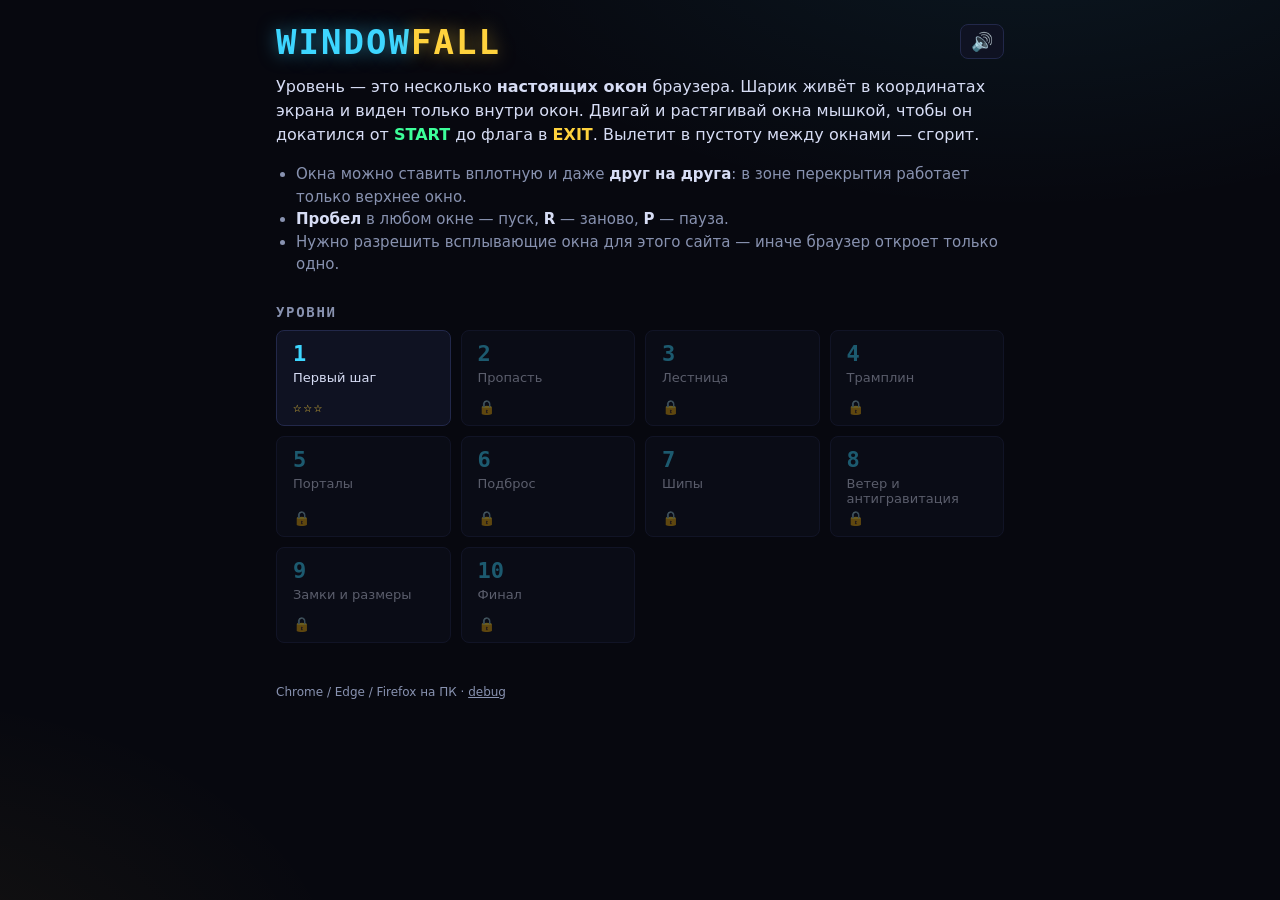
<file: index.html>
<!doctype html>
<html lang="ru">
<head>
<meta charset="utf-8">
<meta name="viewport" content="width=device-width, initial-scale=1">
<title>WINDOWFALL</title>
<meta name="description" content="Головоломка, где уровень — это настоящие окна браузера. Двигай окна, чтобы шарик докатился до финиша.">
<link rel="icon" href="data:image/svg+xml,<svg xmlns='http://www.w3.org/2000/svg' viewBox='0 0 32 32'><rect x='2' y='4' width='18' height='14' rx='2' fill='none' stroke='%233dd6ff' stroke-width='2'/><rect x='12' y='14' width='18' height='14' rx='2' fill='%230d1020' stroke='%23ffd23d' stroke-width='2'/><circle cx='15' cy='12' r='4' fill='%23ffb347'/></svg>">
<link rel="stylesheet" href="css/style.css">
</head>
<body class="hub">
<main class="wrap">
  <header class="top">
    <h1 class="logo">WINDOW<span>FALL</span></h1>
    <button id="btnSound" class="icon" title="Звук">🔊</button>
  </header>

  <section id="mobile" class="card" hidden>
    <h2>Только для компьютера</h2>
    <p>WINDOWFALL играется настоящими окнами браузера: их нужно таскать мышкой по экрану.
    На телефоне так не получится — открой страницу на ПК в Chrome, Edge или Firefox.</p>
  </section>

  <section id="menu">
    <p class="lead">Уровень — это несколько <b>настоящих окон</b> браузера. Шарик живёт в координатах экрана
    и виден только внутри окон. Двигай и растягивай окна мышкой, чтобы он докатился от <b class="c-start">START</b>
    до флага в <b class="c-exit">EXIT</b>. Вылетит в пустоту между окнами — сгорит.</p>
    <ul class="rules">
      <li>Окна можно ставить вплотную и даже <b>друг на друга</b>: в зоне перекрытия работает только верхнее окно.</li>
      <li><b>Пробел</b> в любом окне — пуск, <b>R</b> — заново, <b>P</b> — пауза.</li>
      <li>Нужно разрешить всплывающие окна для этого сайта — иначе браузер откроет только одно.</li>
    </ul>
    <h2 class="sub">Уровни</h2>
    <div id="levels" class="levels"></div>
  </section>

  <section id="game" hidden>
    <div class="game-head">
      <div>
        <h2 id="lvlTitle"></h2>
        <span id="lvlLive" class="tag" hidden>живой уровень</span>
      </div>
      <button id="btnMenu" class="ghost">← Уровни</button>
    </div>
    <p id="lvlHint" class="hint"></p>

    <div id="blocked" class="card warn" hidden>
      <h3>Браузер заблокировал окна</h3>
      <ol>
        <li><b>Chrome / Edge:</b> справа в адресной строке значок заблокированного окна → «Всегда разрешать всплывающие окна» → Готово.</li>
        <li><b>Firefox:</b> жёлтая полоска сверху → «Настройки» → «Разрешить всплывающие окна для этого сайта».</li>
      </ol>
      <div class="row">
        <button id="btnRetry">↻ Повторить</button>
        <button id="btnOneByOne" class="ghost">Открыть следующее окно</button>
      </div>
    </div>

    <div id="closed" class="card warn" hidden>
      <h3>Окно закрыто: <span id="closedList"></span></h3>
      <p>Без него уровень не пройти. Игра на паузе.</p>
      <button id="btnReopen">↻ Переоткрыть</button>
    </div>

    <div class="controls">
      <button id="btnGo" class="primary">▶ ПУСК</button>
      <button id="btnRestart">↺ Рестарт</button>
      <button id="btnPause">⏸ ПАУЗА</button>
      <button id="btnSolve" class="ghost" hidden>debug: решение</button>
    </div>
    <p id="status" class="status"></p>
    <div class="stats">
      <div><span>попытка</span><b id="attempts">0</b></div>
      <div><span>время</span><b id="timer">0.0 с</b></div>
      <div><span>монеты</span><b id="coins">—</b></div>
    </div>
    <canvas id="minimap" class="minimap" aria-label="Карта окон на экране"></canvas>
    <p class="small">Карта экрана: где сейчас окна уровня и шарик. Это окно в уровне не участвует — его можно свернуть за остальные.</p>
  </section>

  <section id="win" class="overlay" hidden>
    <div class="card win">
      <h2>Финиш! 🏁</h2>
      <div id="winStars" class="big-stars"></div>
      <p id="winCoins" class="small"></p>
      <div class="stats">
        <div><span>время</span><b id="winTime"></b></div>
        <div><span>попыток</span><b id="winTries"></b></div>
      </div>
      <p id="winDone" hidden>Это был последний уровень. Ты прошёл WINDOWFALL! 🎉</p>
      <div class="row">
        <button id="btnNext" class="primary">Следующий уровень →</button>
        <button id="btnReplay">↺ Ещё раз</button>
        <button id="btnShare">📋 Поделиться</button>
        <button id="btnWinMenu" class="ghost">Уровни</button>
      </div>
    </div>
  </section>

  <footer class="foot">Chrome / Edge / Firefox на ПК · <a href="?debug=1">debug</a></footer>
</main>
<script type="module" src="js/hub.js?v=5"></script>
</body>
</html>
</file>
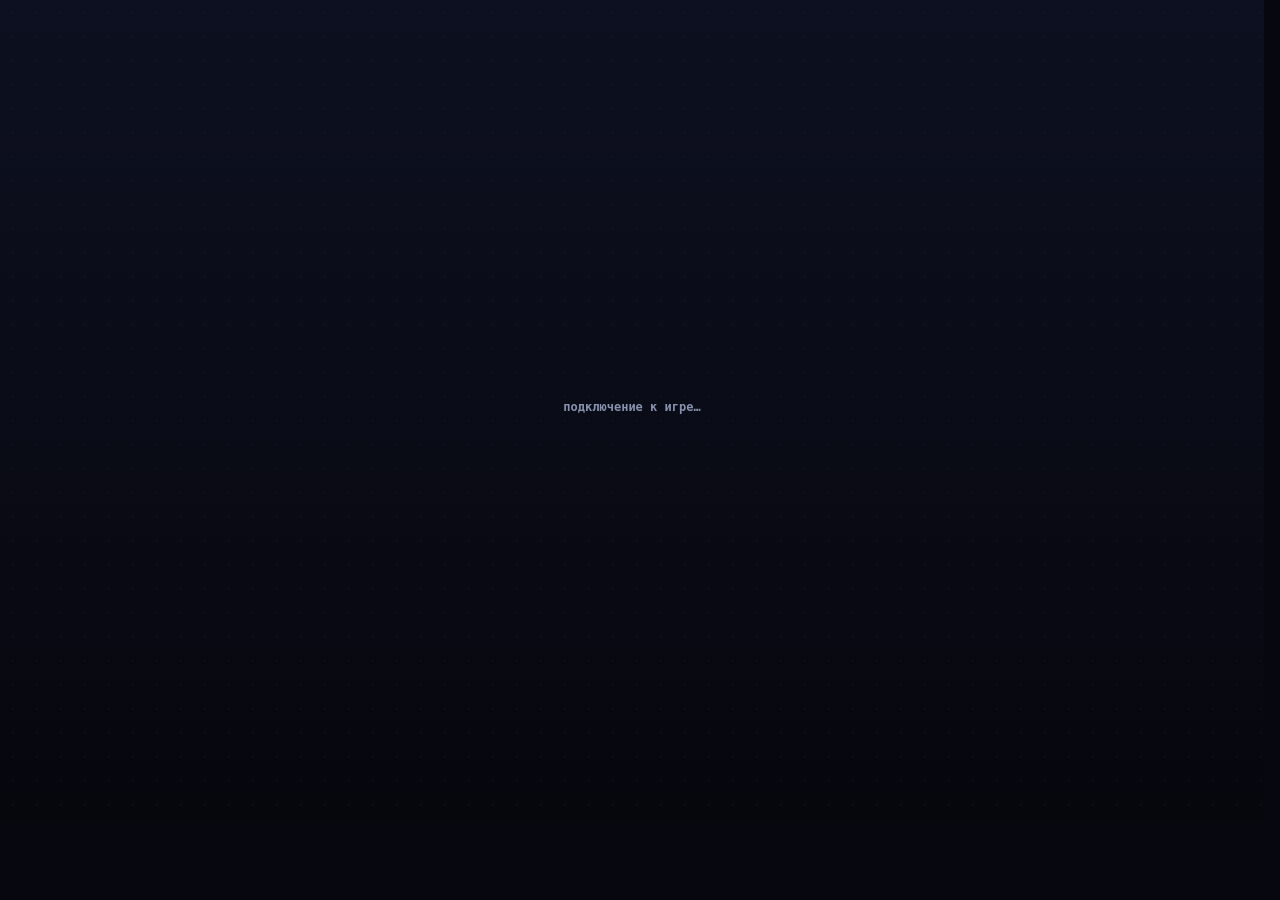
<file: window.html>
<!doctype html>
<html lang="ru">
<head>
<meta charset="utf-8">
<title>WINDOWFALL</title>
<link rel="icon" href="data:image/svg+xml,<svg xmlns='http://www.w3.org/2000/svg' viewBox='0 0 32 32'><circle cx='16' cy='16' r='9' fill='%23ffb347'/></svg>">
<link rel="stylesheet" href="css/style.css">
</head>
<body class="child">
<canvas id="view"></canvas>
<script type="module" src="js/child.js?v=5"></script>
</body>
</html>
</file>
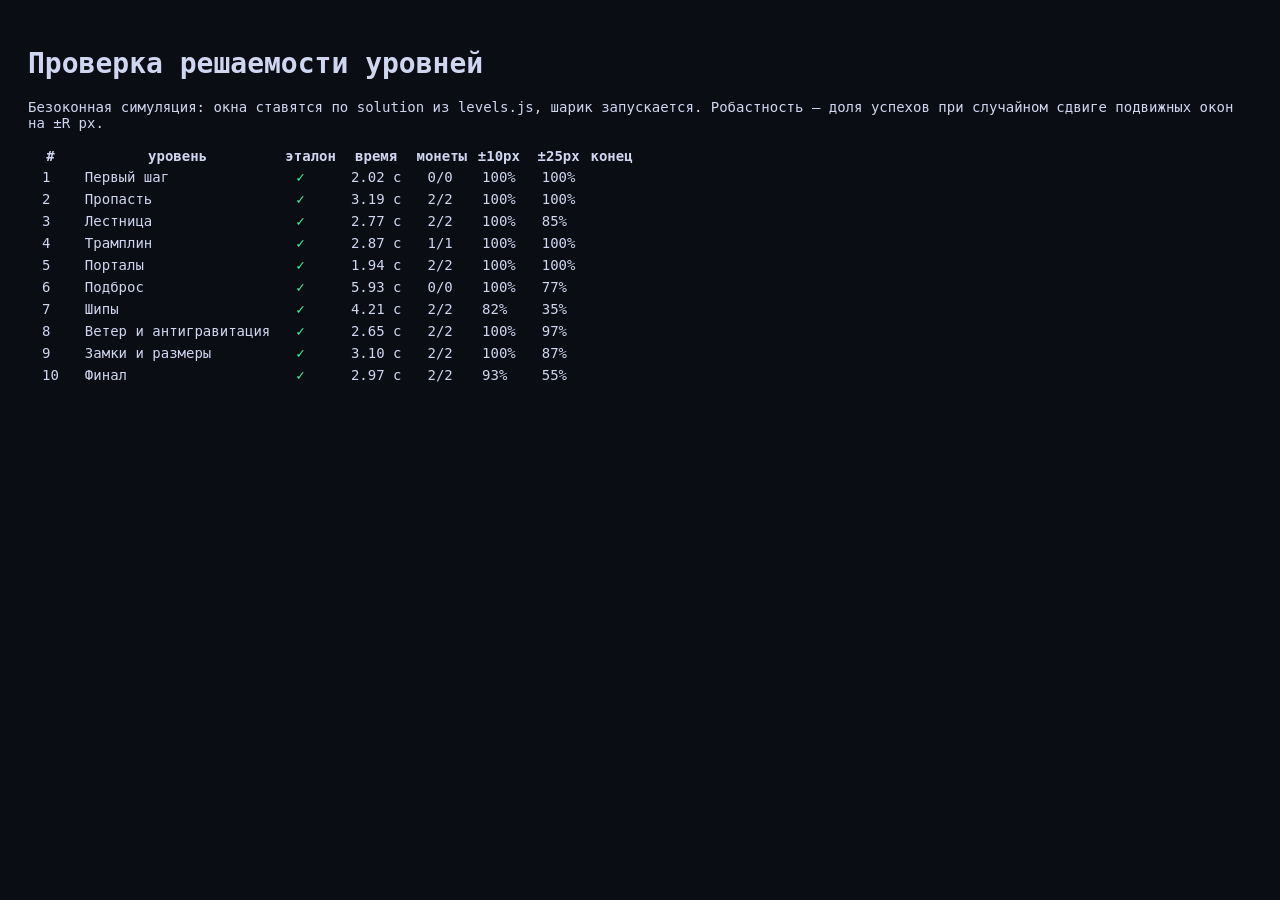
<file: tools/sim.html>
<!doctype html>
<html lang="ru">
<head>
<meta charset="utf-8">
<title>WINDOWFALL — проверка уровней</title>
<style>
  body { background: #0b0d14; color: #cfd6f0; font: 14px ui-monospace, Consolas, monospace; padding: 20px; }
  .ok { color: #3dff9a; } .bad { color: #ff5a6e; }
  td { padding: 2px 12px; }
</style>
</head>
<body>
<h1>Проверка решаемости уровней</h1>
<p>Безоконная симуляция: окна ставятся по <code>solution</code> из levels.js, шарик запускается.
Робастность — доля успехов при случайном сдвиге подвижных окон на ±R px.</p>
<table id="out"><tr><th>#</th><th>уровень</th><th>эталон</th><th>время</th><th>монеты</th><th>±10px</th><th>±25px</th><th>конец</th></tr></table>
<script type="module">
// Свежие модули при каждой загрузке страницы, в обход кэша.
const v = Date.now();
const { World, CFG } = await import(`../js/physics.js?${v}`);
const { LEVELS, STAGE } = await import(`../js/levels.js?${v}`);

// Прогон одной расстановки. jitter — случайный сдвиг подвижных окон.
// log(t, world, rects) — необязательный колбэк на каждый шаг (для трассировки из консоли).
function run(level, jitter = 0, rnd = Math.random, log = null) {
  const sol = level.solution || {};
  const rects = {};
  for (const d of level.windows) {
    const s = sol[d.id];
    const j = s && jitter ? () => (rnd() * 2 - 1) * jitter : () => 0;
    rects[d.id] = s
      ? { x: s[0] + j(), y: s[1] + j(), w: s[2] || d.w, h: s[3] || d.h }
      : { x: d.x, y: d.y, w: d.w, h: d.h };
  }
  // z: окна без решения — снизу в порядке описания, окна из решения — сверху.
  const order = [...level.windows.filter((d) => !sol[d.id]).map((d) => d.id), ...Object.keys(sol)];
  return simulate(level, rects, order, level.script, log);
}

// rects — клиентские области окон, order — id окон снизу вверх.
function simulate(level, rects, order, scriptDef = null, log = null, maxT = 15) {
  const world = new World(level);
  order.forEach((id, z) => world.setZ(id, z));
  for (const [id, r] of Object.entries(rects)) world.setRect(id, r);
  world.step(CFG.step);
  world.launch();
  const script = (scriptDef || []).map((s) => ({ ...s, from: null }));
  let t = 0;
  while (t < maxT) {
    for (const s of script) {
      if (t < s.at || t > s.at + s.dur + CFG.step) continue;
      if (!s.from) s.from = { ...rects[s.id] };
      const k = Math.min(1, (t - s.at) / s.dur);
      rects[s.id].x = s.from.x + (s.to[0] - s.from.x) * k;
      rects[s.id].y = s.from.y + (s.to[1] - s.from.y) * k;
      world.setRect(s.id, { ...rects[s.id], x: Math.round(rects[s.id].x), y: Math.round(rects[s.id].y) });
    }
    const ev = world.step(CFG.step);
    t += CFG.step;
    if (log) log(t, world, rects);
    for (const e of ev) {
      if (e.type === "win") return { win: true, time: e.time, coins: e.coins, total: world.coinsTotal() };
      if (e.type === "death") return { win: false, reason: e.reason, at: e.id, t, ball: { ...world.ball } };
    }
  }
  return { win: false, reason: "timeout", ball: { ...world.ball } };
}

// Поиск обходов: убираем одно подвижное окно с экрана (without) и случайно расставляем
// остальные подвижные окна. Если уровень всё равно проходится — это окно можно не использовать.
// Без without — базовая линия: насколько часто случайный поиск находит хоть какое-то решение.
function audit(level, without = null, n = 4000, rnd = Math.random) {
  const movable = level.windows.filter((d) => !d.locked);
  const locked = level.windows.filter((d) => d.locked);
  const found = [];
  for (let i = 0; i < n; i++) {
    const rects = {};
    for (const d of locked) rects[d.id] = { x: d.x, y: d.y, w: d.w, h: d.h };
    for (const d of movable) {
      if (d.id === without) { rects[d.id] = { x: -5000, y: -5000, w: d.w, h: d.h }; continue; }
      const [maxW, maxH] = d.maxSize || [520, d.h + 120];
      const w = d.resizable ? Math.round(d.w + rnd() * (maxW - d.w)) : d.w;
      const h = d.resizable ? Math.round(d.h + rnd() * (maxH - d.h)) : d.h;
      rects[d.id] = {
        x: Math.round(-60 + rnd() * (STAGE.w - w + 120)),
        y: Math.round(-60 + rnd() * (STAGE.h - h + 120)),
        w, h,
      };
    }
    const top = movable.map((d) => d.id).sort(() => rnd() - 0.5);
    const order = [...locked.map((d) => d.id), ...top];
    // Скриптовые рывки окон (уровень «Подброс») случайный поиск не воспроизводит.
    const r = simulate(level, rects, order, null, null, 10);
    if (r.win) found.push({ rects, order, coins: r.coins });
  }
  return found;
}

function auditLevel(level, n = 4000) {
  const res = { base: audit(level, null, n).length };
  for (const d of level.windows) if (!d.locked) res["без " + d.id] = audit(level, d.id, n).length;
  return res;
}

function rate(level, jitter, n = 60) {
  let ok = 0;
  for (let i = 0; i < n; i++) if (run(level, jitter).win) ok++;
  return Math.round((ok / n) * 100) + "%";
}

const results = [];
const out = document.getElementById("out");
LEVELS.forEach((lv, i) => {
  const r = run(lv);
  const row = {
    n: i + 1, name: lv.name, win: r.win, time: r.time, coins: r.win ? `${r.coins}/${r.total}` : "",
    j10: rate(lv, 10), j25: rate(lv, 25),
    end: r.win ? "" : `${r.reason} @${r.at || ""} t=${(r.t || 0).toFixed(2)} ball=${Math.round(r.ball.x)},${Math.round(r.ball.y)}`,
  };
  results.push(row);
  const tr = document.createElement("tr");
  tr.innerHTML = `<td>${row.n}</td><td>${row.name}</td><td class="${row.win ? "ok" : "bad"}">${row.win ? "✓" : "✗"}</td>` +
    `<td>${row.time ? row.time.toFixed(2) + " с" : ""}</td><td>${row.coins}</td><td>${row.j10}</td><td>${row.j25}</td><td>${row.end}</td>`;
  out.appendChild(tr);
});
window.simResults = results;
window.simRun = run;
window.simAudit = audit;
// Из консоли: simAuditLevel(LEVELS[9]) → {base: N, "без t2": M, ...}; M > 0 — окно t2 можно обойти.
window.simAuditLevel = auditLevel;
window.simulate = simulate;
// Трассировка из консоли: simTrace(LEVELS[0], 0.1) → строка «t: x,y v vx,vy».
window.simTrace = (level, every = 0.1) => {
  const pts = [];
  let next = 0;
  const r = run(level, 0, Math.random, (t, w) => {
    if (t < next) return;
    next += every;
    const b = w.ball;
    pts.push(`${t.toFixed(2)}: ${Math.round(b.x)},${Math.round(b.y)} v${Math.round(b.vx)},${Math.round(b.vy)}`);
  });
  return pts.join(" | ") + " → " + JSON.stringify(r);
};
window.LEVELS = LEVELS;
</script>
</body>
</html>
</file>
<file: css/style.css>
:root {
  --bg: #07080f;
  --panel: #0f1222;
  --line: #22284a;
  --text: #d7ddf5;
  --muted: #8892b0;
  --start: #3dff9a;
  --exit: #ffd23d;
  --tile: #3dd6ff;
  --danger: #ff3d5a;
  --mono: ui-monospace, "Cascadia Mono", Consolas, monospace;
}

* { box-sizing: border-box; }
[hidden] { display: none !important; }

html, body { margin: 0; background: var(--bg); color: var(--text); }
body { font: 15px/1.5 system-ui, -apple-system, "Segoe UI", sans-serif; }

/* ---------- дочернее окно ---------- */
body.child { overflow: hidden; height: 100vh; user-select: none; }
body.child canvas { display: block; position: fixed; inset: 0; }

/* ---------- главное окно ---------- */
body.hub {
  min-height: 100vh;
  background:
    radial-gradient(1000px 500px at 80% -10%, rgba(61, 214, 255, 0.08), transparent 60%),
    radial-gradient(800px 500px at -10% 110%, rgba(255, 210, 61, 0.06), transparent 60%),
    var(--bg);
}
.wrap { max-width: 760px; margin: 0 auto; padding: 24px 16px 40px; }
.top { display: flex; align-items: center; justify-content: space-between; }
.logo {
  margin: 0; font: 800 34px/1 var(--mono); letter-spacing: 0.06em;
  color: var(--tile); text-shadow: 0 0 18px rgba(61, 214, 255, 0.5);
}
.logo span { color: var(--exit); text-shadow: 0 0 18px rgba(255, 210, 61, 0.5); }
.lead { font-size: 16px; color: var(--text); }
.c-start { color: var(--start); }
.c-exit { color: var(--exit); }
.rules { color: var(--muted); padding-left: 20px; }
.rules b { color: var(--text); }
.sub { font: 700 14px var(--mono); text-transform: uppercase; letter-spacing: 0.12em; color: var(--muted); margin: 28px 0 10px; }
.small { font-size: 13px; color: var(--muted); }
.hint { color: var(--text); background: var(--panel); border-left: 3px solid var(--tile); padding: 10px 14px; border-radius: 4px; }

button {
  font: 600 14px var(--mono); color: var(--text); background: var(--panel);
  border: 1px solid var(--line); border-radius: 8px; padding: 10px 16px; cursor: pointer;
  transition: border-color 0.15s, box-shadow 0.15s, transform 0.05s;
}
button:hover:not(:disabled) { border-color: var(--tile); box-shadow: 0 0 12px rgba(61, 214, 255, 0.25); }
button:active:not(:disabled) { transform: translateY(1px); }
button:disabled { opacity: 0.4; cursor: default; }
button.primary { background: #0c2a33; border-color: var(--tile); color: #bff3ff; }
button.ghost { background: transparent; }
button.icon { padding: 6px 10px; font-size: 18px; }

.levels { display: grid; grid-template-columns: repeat(auto-fill, minmax(140px, 1fr)); gap: 10px; }
.lvl { display: flex; flex-direction: column; align-items: flex-start; gap: 4px; text-align: left; min-height: 96px; }
.lvl .n { font-size: 22px; color: var(--tile); }
.lvl .name { font: 500 13px system-ui, sans-serif; color: var(--text); }
.lvl .stars { color: var(--exit); letter-spacing: 2px; margin-top: auto; }

.game-head { display: flex; align-items: center; justify-content: space-between; gap: 12px; }
.game-head h2 { display: inline; margin: 0; font: 700 22px var(--mono); }
.tag { margin-left: 10px; font: 600 11px var(--mono); color: #1a0d22; background: #ff4fd8; padding: 2px 8px; border-radius: 99px; vertical-align: middle; }

.controls, .row { display: flex; flex-wrap: wrap; gap: 8px; margin: 14px 0 6px; }
.status { min-height: 1.5em; color: var(--muted); font-family: var(--mono); font-size: 13px; }
.stats { display: flex; gap: 10px; margin: 10px 0; }
.stats > div { flex: 1; background: var(--panel); border: 1px solid var(--line); border-radius: 8px; padding: 8px 12px; }
.stats span { display: block; font-size: 11px; color: var(--muted); text-transform: uppercase; letter-spacing: 0.1em; }
.stats b { font: 700 20px var(--mono); }
.minimap { width: 100%; aspect-ratio: 16 / 9; background: #05060b; border: 1px solid var(--line); border-radius: 8px; display: block; }

.card { background: var(--panel); border: 1px solid var(--line); border-radius: 12px; padding: 16px 18px; margin: 14px 0; }
.card h3 { margin: 0 0 8px; }
.card.warn { border-color: #6b4a12; background: #1a1408; }
.card.warn h3 { color: var(--exit); }

.overlay { position: fixed; inset: 0; background: rgba(5, 6, 12, 0.8); display: flex; align-items: center; justify-content: center; padding: 16px; z-index: 10; }
.card.win { max-width: 460px; width: 100%; text-align: center; border-color: var(--exit); box-shadow: 0 0 40px rgba(255, 210, 61, 0.2); }
.card.win h2 { font: 800 28px var(--mono); color: var(--exit); margin: 0; }
.card.win .row { justify-content: center; }
.big-stars { font-size: 40px; color: var(--exit); letter-spacing: 6px; text-shadow: 0 0 16px rgba(255, 210, 61, 0.6); }

.foot { margin-top: 40px; font-size: 12px; color: var(--muted); }
.foot a { color: var(--muted); }

@media (max-width: 520px) {
  .logo { font-size: 26px; }
  .stats b { font-size: 16px; }
}
</file>
